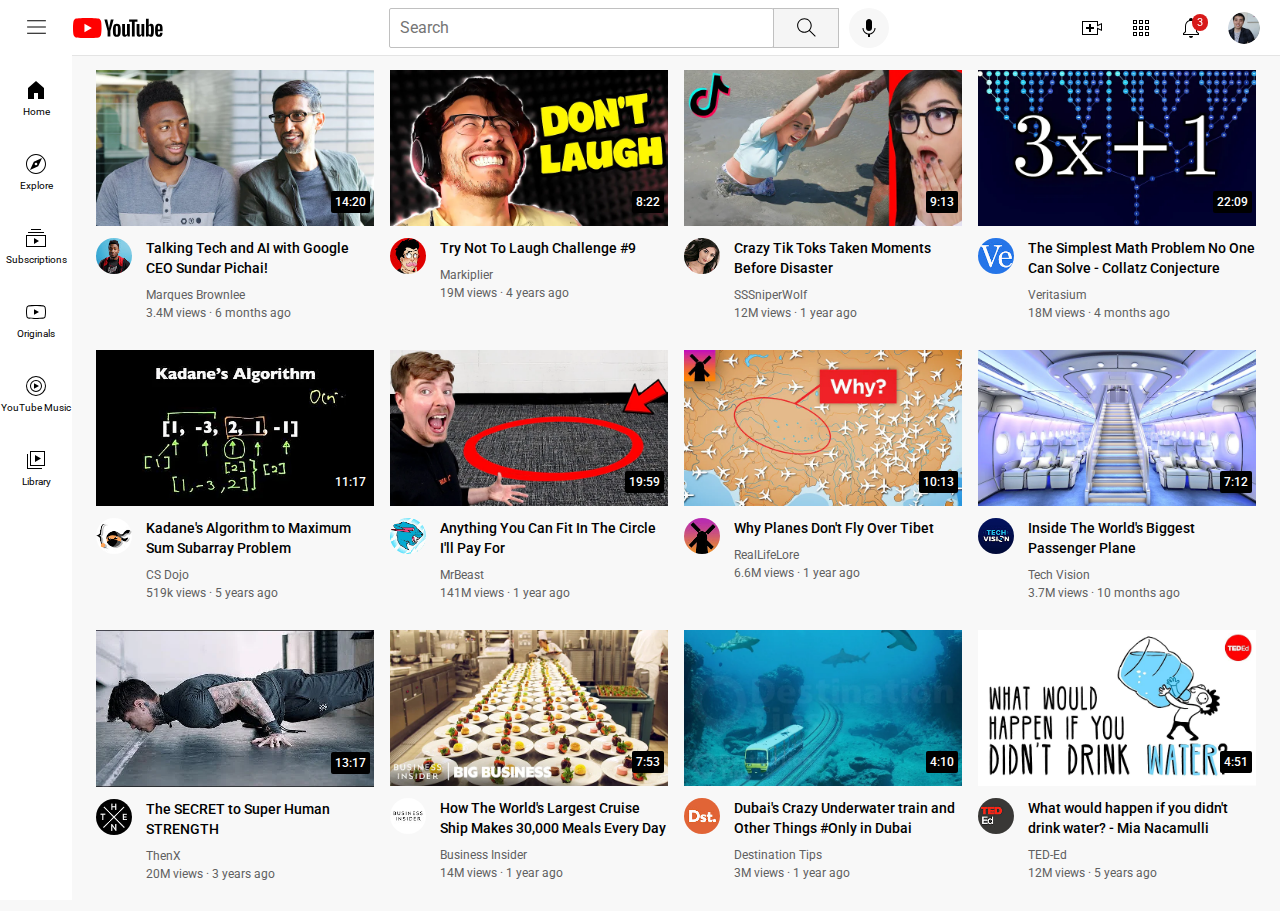
<file: index.html>
<!DOCTYPE html>
<html>
    <head>
        <title>YouTube.com</title>
        <link rel="preconnect" href="https://fonts.googleapis.com">
        <link rel="preconnect" href="https://fonts.gstatic.com" crossorigin>
        <link href="https://fonts.googleapis.com/css2?family=Roboto:ital,wght@0,100;0,300;0,400;0,500;0,700;0,900;1,100;1,300;1,400;1,500;1,700;1,900&display=swap" rel="stylesheet">
       
        <link rel="stylesheet" href="styles/general.css">
        <link rel="stylesheet" href="styles/header.css">
        <link rel="stylesheet" href="styles/video.css">
        <link rel="stylesheet" href="styles/sidebar.css">

        
    </head>

    <body>
        <div class="header">
            <div class="left-section">
                <img class="hamburger-menu" src="headerpic/hamburger-menu.svg">
                <img class="youtube-logo" src="headerpic/youtube-logo.svg">
            </div>
            <div class="middle-section">
                <input class="search-bar" type="text" placeholder="Search">
                <button class="search-button">
                    <img class="search-icon" src="headerpic/search.svg">
                    <div class="tooltip">Search</div>
                </button>
                <button class="voice-search-button">
                    <img class="voice-search-icon" src="headerpic/voice-search-icon.svg">
                    <div class="tooltip">Search with your voice</div>
                </button>
            </div>
            <div class="right-section">
                <div class="upload-icon-container">
                    <img class="upload-icon" src="headerpic/upload.svg">
                    <div class="tooltip">Create</div>
                </div>
                <div class="youtube-apps-icon-container">
                    <img class="youtube-apps-icon" src="headerpic/youtube-apps.svg">
                    <div class="tooltip">YouTube apps</div>
                </div>

                
                <div class="notifications-icon-container">
                    <div class="notifications-icon-container2">
                        <img class="notifications-icon" src="headerpic/notifications.svg">
                        <div class="tooltip">Notifications</div>
                    </div>
                    
                    <div class="notifications-count">3</div>
                </div>
                
                <img class="user-pic" src="headerpic/my-channel.jpeg">
            </div>
            
        </div>
        <div class="sidebar">
            <div class="sidebar-link">
                <img src="sidepic/home.svg">
                <div>Home</div>
            </div>
            <div class="sidebar-link">
                <img src="sidepic/explore.svg">
                <div>Explore</div>
            </div>
            <div class="sidebar-link">
                <img src="sidepic/subscriptions.svg">
                <div>Subscriptions</div>
            </div>
            <div class="sidebar-link">
                <img src="sidepic/originals.svg">
                <div>Originals</div>
            </div>
            <div class="sidebar-link">
                <img src="sidepic/youtube-music.svg">
                <div>YouTube Music</div>
            </div>
            <div class="sidebar-link">
                <img src="sidepic/library.svg">
                <div>Library</div>
            </div>
        </div>
        
        <div class="video-grid">
            <div class="video-preview">
                <div class="thumbnail-row">
                    <img class="thumbnail" src="images/thumbnail-1.webp">
                    <div class="video-time">14:20</div>
                </div>
                
                <div class="video-info-grid">
                    <div class="channel-picture">
                        <img class="profile-pic" src="profilepic/channel-1.jpeg">
                    </div>
                    <div class="video-info">
                        <p class="video-title">
                            Talking Tech and AI with Google CEO Sundar Pichai!
                        </p>
                
                        <p class="video-author">
                            Marques Brownlee
                        </p>
                
                        <p class="video-stats">
                            3.4M views  &#183; 6 months ago
                        </p>
                    </div>
                    
                    
                </div>
    
                
    
            </div>
    
            <div class="video-preview">
                <div class="thumbnail-row">
                    <img class="thumbnail" src="images/thumbnail-2.webp">
                    <div class="video-time">8:22</div>
                </div>
                <div class="video-info-grid">
                    <div class="channel-picture">
                        <img class="profile-pic" src="profilepic/channel-2.jpeg">
                    </div>
                    <div class="video-info">
                        <p class="video-title">
                            Try Not To Laugh Challenge #9
                        </p>
                
                        <p class="video-author">
                            Markiplier
                        </p>
                
                        <p class="video-stats">
                            19M views  &#183; 4 years ago
                        </p>
                    </div>
                    
                    
                </div>
     
    
            </div> 
            <div class="video-preview">
                <div class="thumbnail-row">
                    <img class="thumbnail" src="images/thumbnail-3.webp">
                    <div class="video-time">9:13</div>
                </div>
                <div class="video-info-grid">
                    <div class="channel-picture">
                        <img class="profile-pic" src="profilepic/channel-3.jpeg">
                    </div>
                    <div class="video-info">
                        <p class="video-title">
                            Crazy Tik Toks Taken Moments Before Disaster
                        </p>
                
                        <p class="video-author">
                            SSSniperWolf
                        </p>
                
                        <p class="video-stats">
                            12M views  &#183; 1 year ago
                        </p>
                    </div>
                    
                    
                </div>
    
                
    
            </div>
    
            <div class="video-preview">
                <div class="thumbnail-row">
                    <img class="thumbnail" src="images/thumbnail-4.webp">
                    <div class="video-time">22:09</div>
                </div>
                <div class="video-info-grid">
                    <div class="channel-picture">
                        <img class="profile-pic" src="profilepic/channel-4.jpeg">
                    </div>
                    <div class="video-info">
                        <p class="video-title">
                            The Simplest Math Problem No One Can Solve - Collatz Conjecture
                        </p>
                
                        <p class="video-author">
                            Veritasium
                        </p>
                
                        <p class="video-stats">
                            18M views  &#183; 4 months ago
                        </p>
                    </div>
                    
                    
                </div>
     
    
            </div> 
        </div>
        <div class="video-grid">
            <div class="video-preview">
                <div class="thumbnail-row">
                    <img class="thumbnail" src="images/thumbnail-5.webp">
                    <div class="video-time">11:17</div>
                </div>
                <div class="video-info-grid">
                    <div class="channel-picture">
                        <img class="profile-pic" src="profilepic/channel-5.jpeg">
                    </div>
                    <div class="video-info">
                        <p class="video-title">
                            Kadane's Algorithm to Maximum Sum Subarray Problem
                        </p>
                
                        <p class="video-author">
                            CS Dojo
                        </p>
                
                        <p class="video-stats">
                            519k views  &#183; 5 years ago
                        </p>
                    </div>
                    
                    
                </div>
    
                
    
            </div>
    
            <div class="video-preview">
                <div class="thumbnail-row">
                    <img class="thumbnail" src="images/thumbnail-6.webp">
                    <div class="video-time">19:59</div>
                </div>
                <div class="video-info-grid">
                    <div class="channel-picture">
                        <img class="profile-pic" src="profilepic/channel-6.jpeg">
                    </div>
                    <div class="video-info">
                        <p class="video-title">
                            Anything You Can Fit In The Circle I'll Pay For
                        </p>
                
                        <p class="video-author">
                            MrBeast
                        </p>
                
                        <p class="video-stats">
                            141M views  &#183; 1 year ago
                        </p>
                    </div>
                    
                    
                </div>
     
    
            </div> 
            <div class="video-preview">
                <div class="thumbnail-row">
                    <img class="thumbnail" src="images/thumbnail-7.webp">
                    <div class="video-time">10:13</div>
                </div>
                <div class="video-info-grid">
                    <div class="channel-picture">
                        <img class="profile-pic" src="profilepic/channel-7.jpeg">
                    </div>
                    <div class="video-info">
                        <p class="video-title">
                            Why Planes Don't Fly Over Tibet
                        </p>
                
                        <p class="video-author">
                            RealLifeLore
                        </p>
                
                        <p class="video-stats">
                            6.6M views  &#183; 1 year ago
                        </p>
                    </div>
                    
                    
                </div>
    
                
    
            </div>
    
            <div class="video-preview">
                <div class="thumbnail-row">
                    <img class="thumbnail" src="images/thumbnail-8.webp">
                    <div class="video-time">7:12</div>
                </div>
                <div class="video-info-grid">
                    <div class="channel-picture">
                        <img class="profile-pic" src="profilepic/channel-8.jpeg">
                    </div>
                    <div class="video-info">
                        <p class="video-title">
                            Inside The World's Biggest Passenger Plane
                        </p>
                
                        <p class="video-author">
                            Tech Vision
                        </p>
                
                        <p class="video-stats">
                            3.7M views  &#183; 10 months ago
                        </p>
                    </div>
                    
                    
                </div>
     
    
            </div> 
        </div>

        <div class="video-grid">
            <div class="video-preview">
                <div class="thumbnail-row">
                    <img class="thumbnail" src="images/thumbnail-9.webp">
                    <div class="video-time">13:17</div>
                </div>
                <div class="video-info-grid">
                    <div class="channel-picture">
                        <img class="profile-pic" src="profilepic/channel-9.jpeg">
                    </div>
                    <div class="video-info">
                        <p class="video-title">
                            The SECRET to Super Human STRENGTH
                        </p>
                
                        <p class="video-author">
                            ThenX
                        </p>
                
                        <p class="video-stats">
                            20M views  &#183; 3 years ago
                        </p>
                    </div>
                    
                    
                </div>
    
                
    
            </div>
    
            <div class="video-preview">
                <div class="thumbnail-row">
                    <img class="thumbnail" src="images/thumbnail-10.webp">
                    <div class="video-time">7:53</div>
                </div>
                <div class="video-info-grid">
                    <div class="channel-picture">
                        <img class="profile-pic" src="profilepic/channel-10.jpeg">
                    </div>
                    <div class="video-info">
                        <p class="video-title">
                            How The World's Largest Cruise Ship Makes 30,000 Meals Every Day
                        </p>
                
                        <p class="video-author">
                            Business Insider
                        </p>
                
                        <p class="video-stats">
                            14M views  &#183; 1 year ago
                        </p>
                    </div>
                    
                    
                </div>
     
    
            </div> 
            <div class="video-preview">
                <div class="thumbnail-row">
                    <img class="thumbnail" src="images/thumbnail-11.webp">
                    <div class="video-time">4:10</div>
                </div>
                <div class="video-info-grid">
                    <div class="channel-picture">
                        <img class="profile-pic" src="profilepic/channel-11.jpeg">
                    </div>
                    <div class="video-info">
                        <p class="video-title">
                            Dubai's Crazy Underwater train and Other Things #Only in Dubai
                        </p>
                
                        <p class="video-author">
                            Destination Tips
                        </p>
                
                        <p class="video-stats">
                            3M views  &#183; 1 year ago
                        </p>
                    </div>
                    
                    
                </div>
    
                
    
            </div>
    
            <div class="video-preview">
                <div class="thumbnail-row">
                    <img class="thumbnail" src="images/thumbnail-12.webp">
                    <div class="video-time">4:51</div>
                </div>
                <div class="video-info-grid">
                    <div class="channel-picture">
                        <img class="profile-pic" src="profilepic/channel-12.jpeg">
                    </div>
                    <div class="video-info">
                        <p class="video-title">
                            What would happen if you didn't drink water? - Mia Nacamulli
                        </p>
                
                        <p class="video-author">
                            TED-Ed
                        </p>
                
                        <p class="video-stats">
                            12M views  &#183; 5 years ago
                        </p>
                    </div>
                    
                    
                </div>
     
    
            </div> 
        </div>
        
        
        
    </body>
</html>
</file>
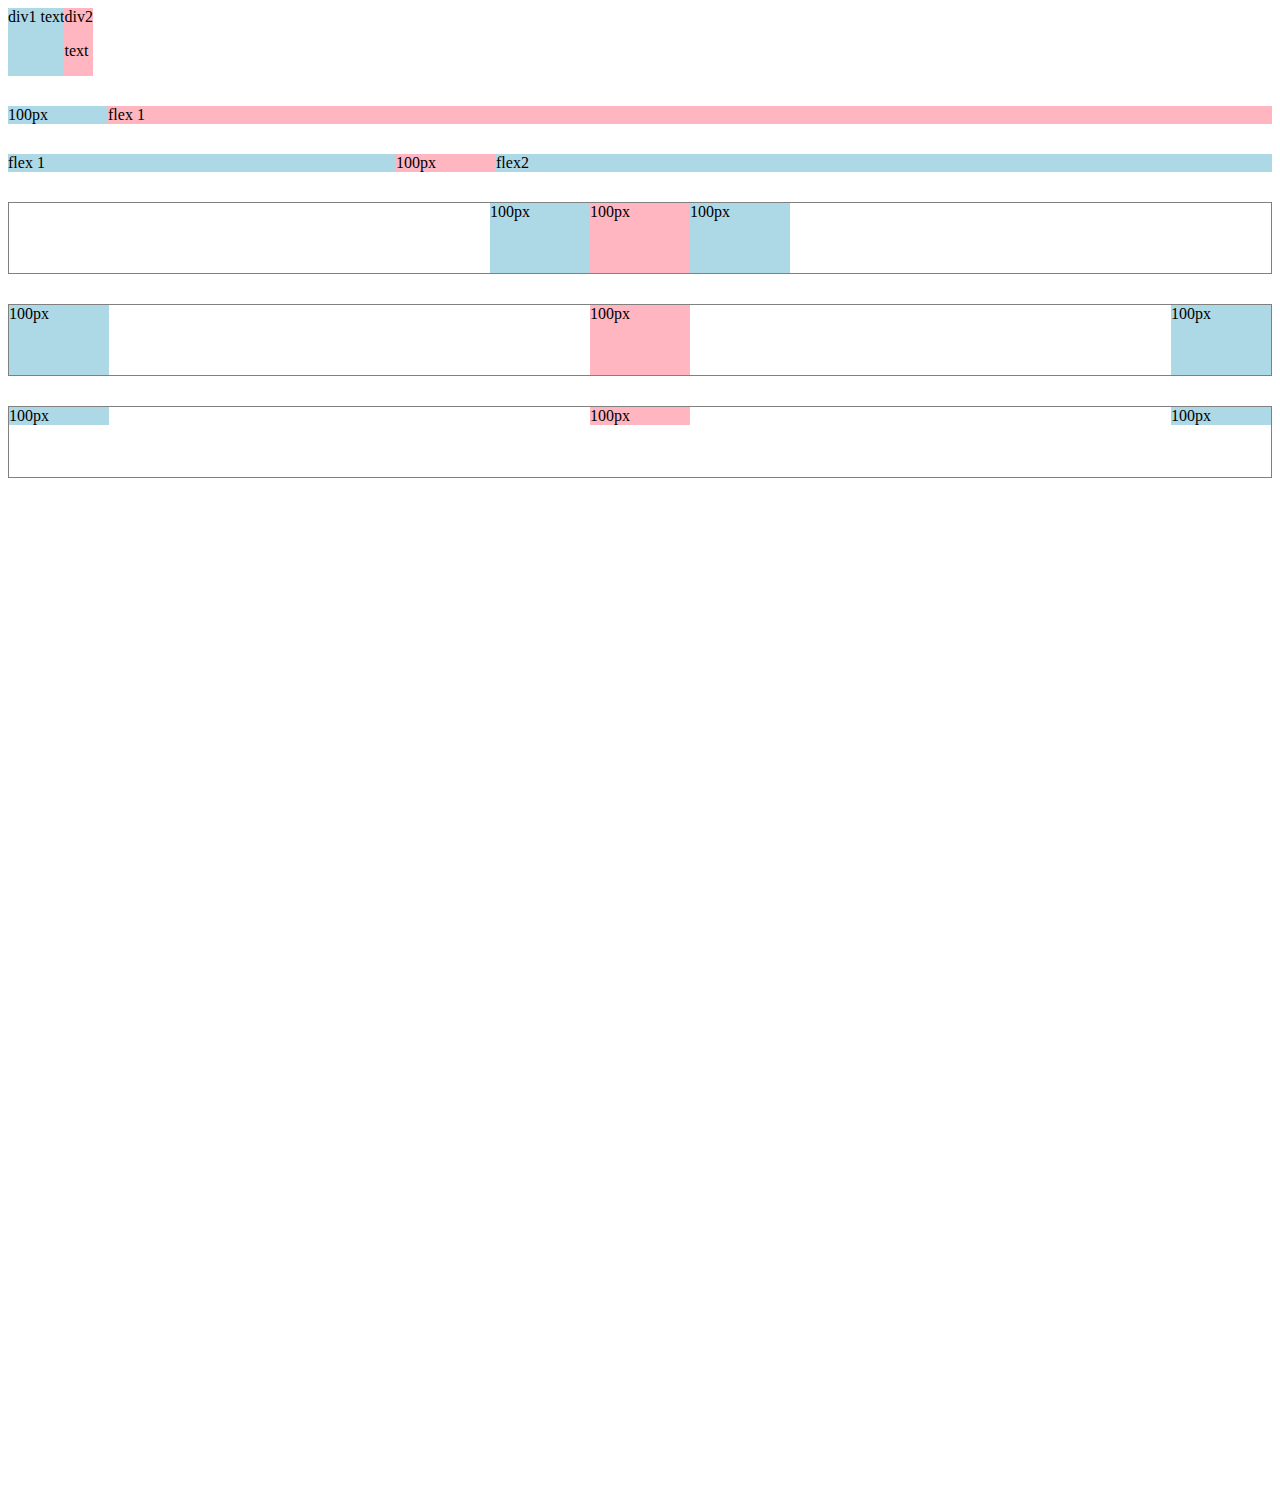
<file: flexbox.html>
<!DOCTYPE html>
<html>
    <head>
        <title>Flexbox Practice</title>
    </head>
    <body style="padding-bottom: 1000px;">
        <div style="
            display:flex;
            flex-direction:row;">
            <div style="background-color: lightblue;">div1 text</div>
            <div style="background-color: lightpink;">div2 <p>text</p></div>
        </div>
        <div style="
            margin-top: 30px;
            display:flex;
            flex-direction:row;">
            <div style="
                background-color: lightblue;
                width:100px;
            ">  100px
            </div>
            <div style="
                flex:1;
                background-color: lightpink
            ;">
                flex 1 
            </div>
        </div>
        <div style="
            margin-top: 30px;
            display:flex;
            flex-direction:row;">
            <div style="
                flex:1;
                background-color: lightblue
            ;"> flex 1 
            </div>
            <div style="
                background-color: lightpink;
                width:100px;
            ">  100px
            </div>
            
            <div style="
                background-color: lightblue;
                flex:2;
            ">  flex2
            </div>
        </div>
        <div style="
            margin-top: 30px;
            height:70px;
            border-width: 1px;
            border-style: solid;
            border-color: grey;
            justify-content: center;
            display:flex;
            flex-direction:row;">
            <div style="
                width:100px;
                background-color: lightblue
            ;"> 100px
            </div>
            <div style="
                background-color: lightpink;
                width:100px;
            ">  100px
            </div>
            
            <div style="
                background-color: lightblue;
                width:100px;
            ">  100px
            </div>
        </div>

        <div style="
            margin-top: 30px;
            height:70px;
            border-width: 1px;
            border-style: solid;
            border-color: grey;
            justify-content: space-between;
            display:flex;
            flex-direction:row;">
            <div style="
                width:100px;
                background-color: lightblue
            ;"> 100px
            </div>
            <div style="
                background-color: lightpink;
                width:100px;
            ">  100px
            </div>
            
            <div style="
                background-color: lightblue;
                width:100px;
            ">  100px
            </div>
            
        </div>
        
        <div style="
            margin-top: 30px;
            height:70px;
            border-width: 1px;
            border-style: solid;
            border-color: grey;
            justify-content: space-between;
            align-items: start;
            display:flex;
            flex-direction:row;">
            <div style="
                width:100px;
                background-color: lightblue
            ;"> 100px
            </div>
            <div style="
                background-color: lightpink;
                width:100px;
            ">  100px
            </div>
            
            <div style="
                background-color: lightblue;
                width:100px;
            ">  100px
            </div>
        </div>
    </body>
</html>
</file>
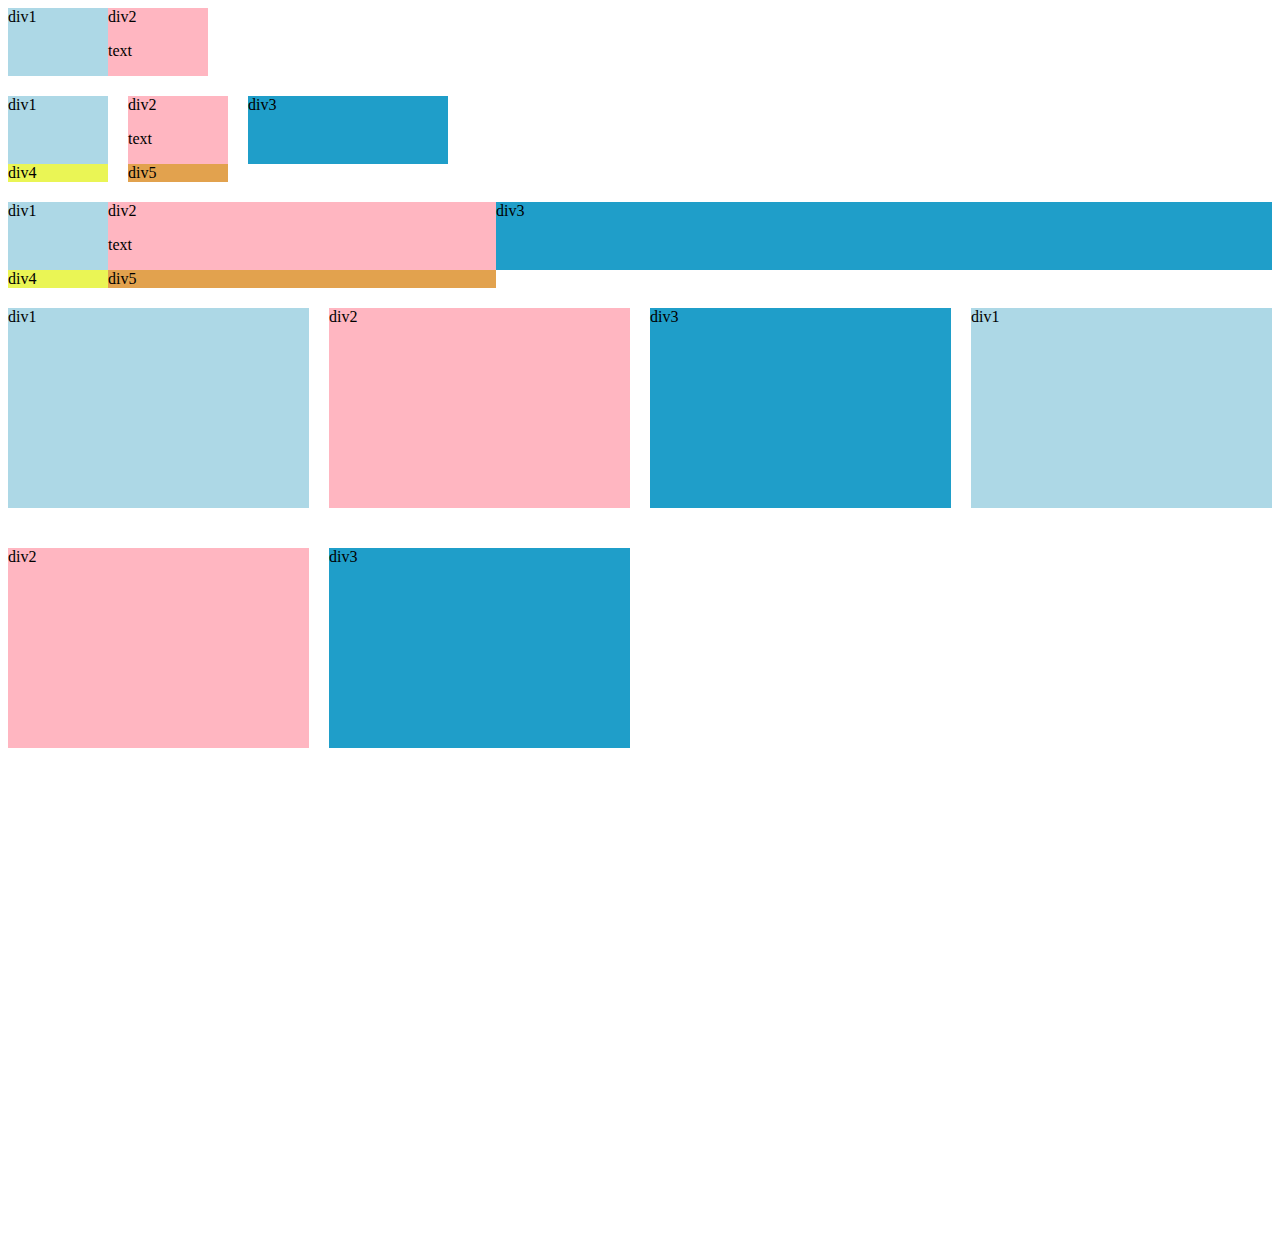
<file: grid.html>
<!DOCTYPE html>
<html>
    <head>
        <title>Grid practice</title>
    </head>

    <body style="padding-bottom: 500px;">
        <div style="
            display:grid;
            grid-template-columns: 100px 100px ;">
            <div style="background-color: lightblue;">div1 </div>

            <div style="background-color: lightpink;">div2 <p>text</p></div>

            
        </div>

        <div style="
            margin-top:20px;
            display:grid;
            column-gap: 20px;
            grid-template-columns: 100px 100px 200px ;">
            <div style="background-color: lightblue;">div1</div>

            <div style="background-color: lightpink;">div2 <p>text</p></div>

            <div style="background-color: rgb(31, 158, 201);">div3</div>

            <div style="background-color: rgb(234, 245, 85);">div4</div>

            <div style="background-color: rgb(226, 162, 78);">div5</div>
            
        </div>

        <div style="
            margin-top:20px;
            display:grid;
            grid-template-columns: 100px 1fr 2fr ;">
            <div style="background-color: lightblue;">div1</div>

            <div style="background-color: lightpink;">div2 <p>text</p></div>

            <div style="background-color: rgb(31, 158, 201);">div3</div>

            <div style="background-color: rgb(234, 245, 85);">div4</div>

            <div style="background-color: rgb(226, 162, 78);">div5</div>
            
        </div>

        <div style="
            margin-top:20px;
            display:grid;
            column-gap: 20px;
            row-gap:40px;
            grid-template-columns: 1fr 1fr 1fr 1fr;">
            <div style="background-color: lightblue; height:200px">div1</div>

            <div style="background-color: lightpink; height:200px">div2 </div>

            <div style="background-color: rgb(31, 158, 201); height:200px">div3</div>

            <div style="background-color: lightblue; height:200px">div1</div>

            <div style="background-color: lightpink; height:200px">div2 </div>

            <div style="background-color: rgb(31, 158, 201); height:200px">div3</div>
            
            
        </div>

    </body>
</html>
</file>
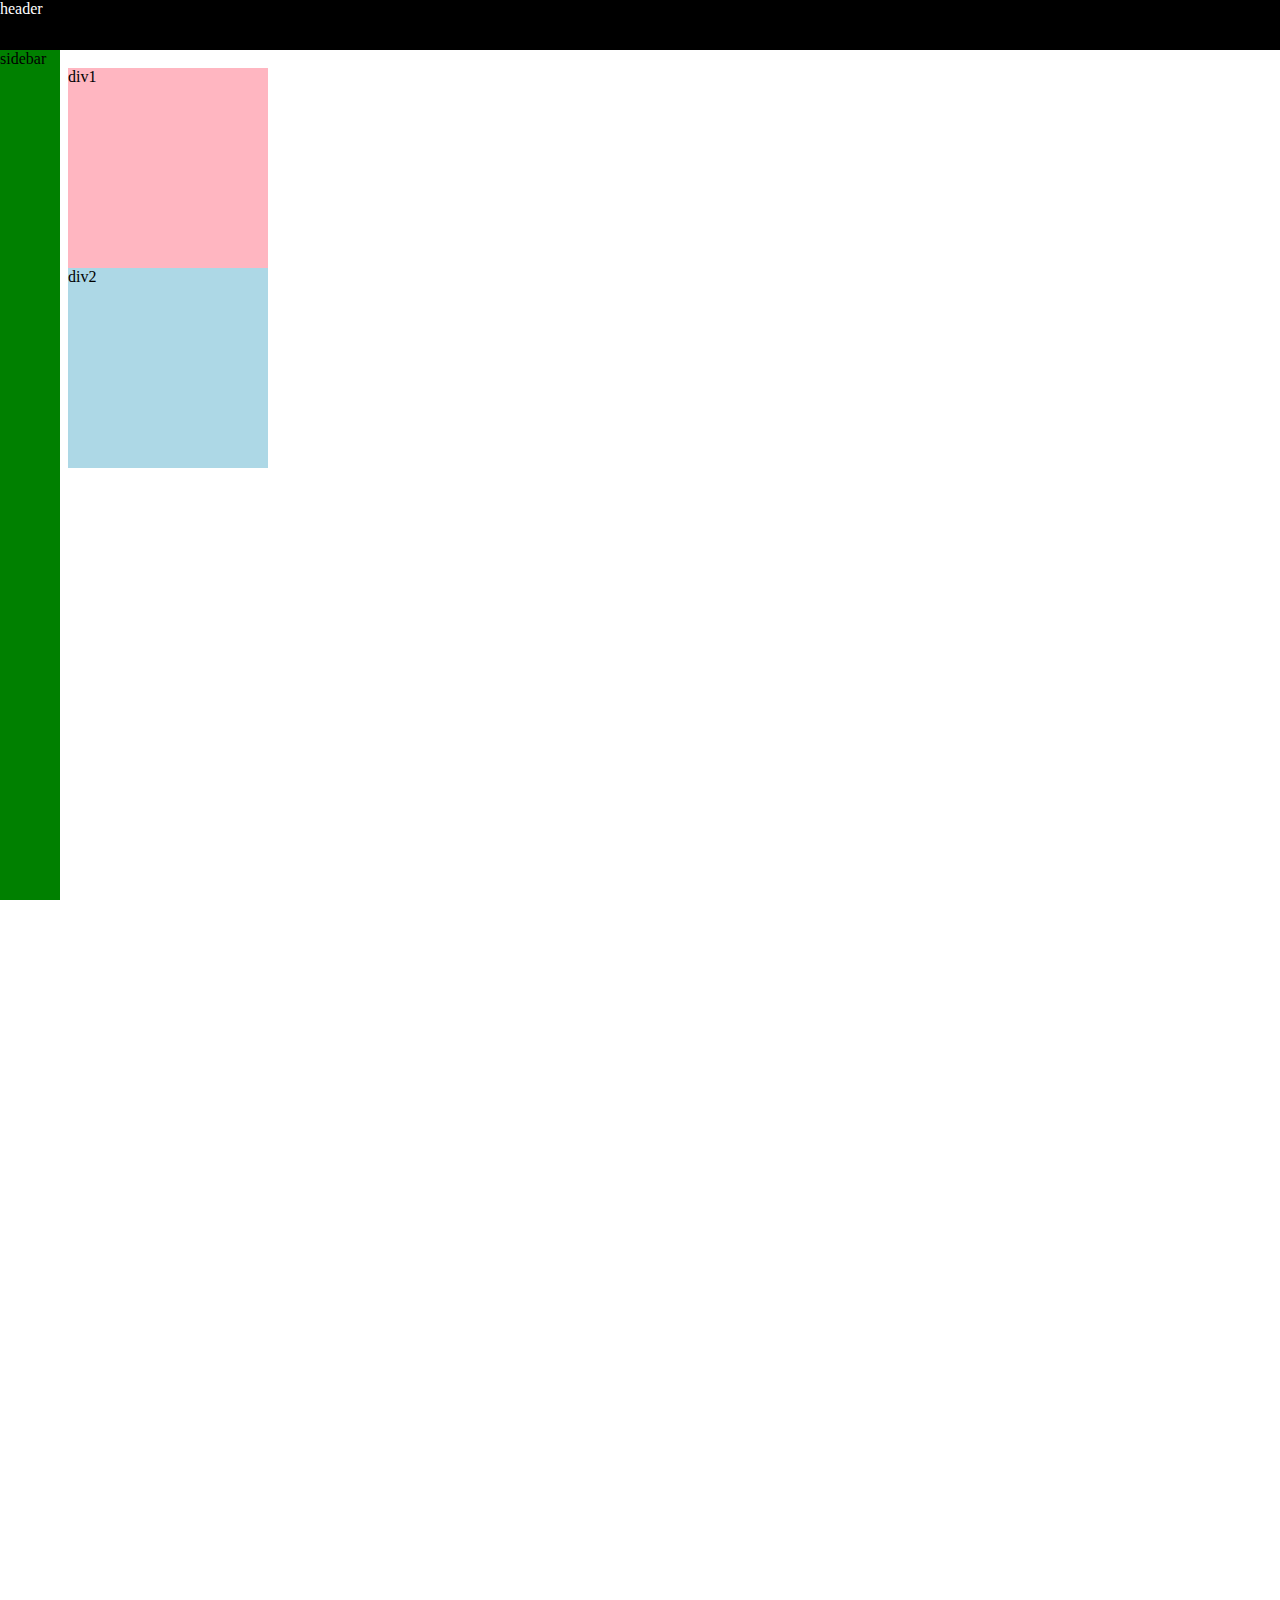
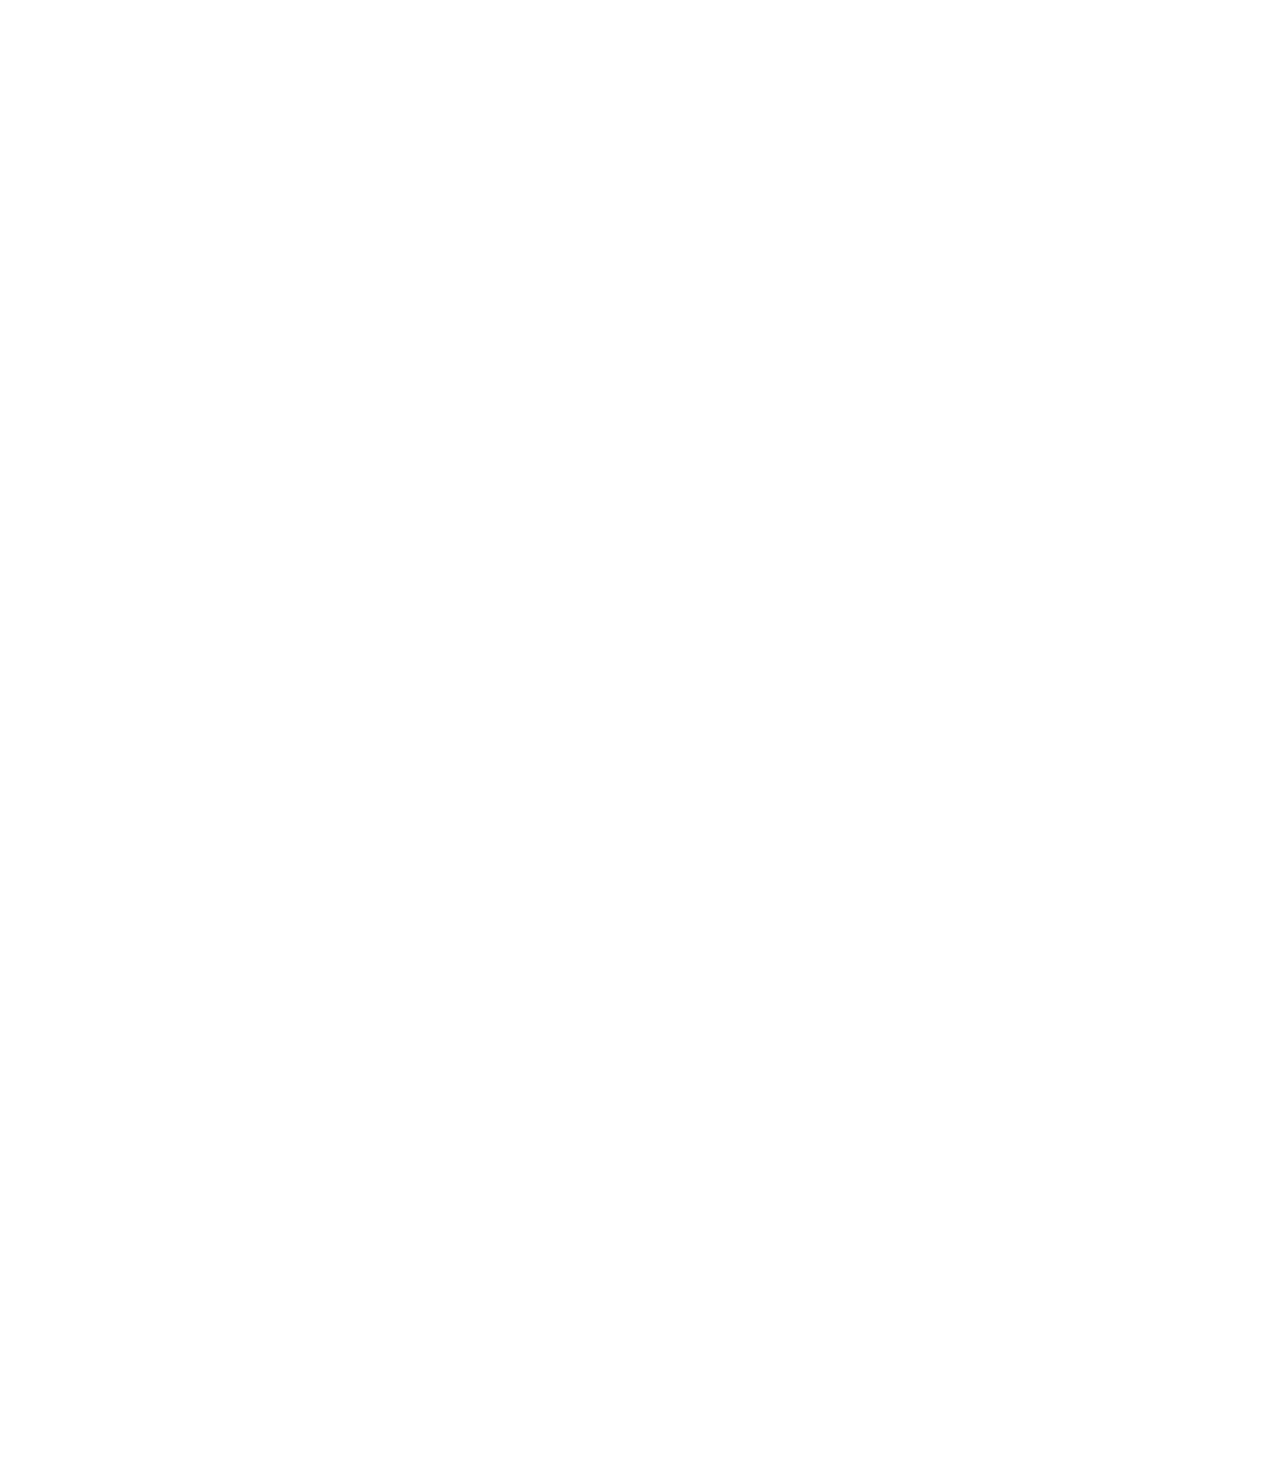
<file: position.html>
<!DOCTYPE html>
<html>
    <head>
        <title>position practice</title>
    </head>
    <body style="height:3000px;
    padding-top:60px;
    padding-left:60px;">
        <div style="background-color: black;
        color:white;
        position:fixed;
        top:0px;
        left:0px;
        right:0px;
        height:50px;
        z-index:1;
        
        ">
            header

        </div>
        <div style="
        background-color: green;
        width:60px;
        position:fixed;
        left:0;
        top:50px;
        bottom:0;
        ">
            sidebar
        </div>
        <div style="
        position:absolute;
        background-color: red;
        left:10px;
        top:10px;">
           absolute
        </div>
        <div style="
            background-color: lightpink;
            height:200px;
            width:200px;
            
            "> div1
        </div>
        <div style="
        background-color: lightblue;
        height:200px;
        width:200px;
        ">
            div2
        </div>
    </body>
</html>
</file>
<file: styles/general.css>
p{
    font-family:Roboto,Arial;
    margin-top:0px;
    margin-bottom: 0px;
}

body{
    margin:0;
    padding-top: 70px;
    padding-left: 96px;
    padding-right: 24px;
    background-color: rgb(248,248,248);
}
</file>
<file: styles/header.css>
.header{
    height:55px;
    display:flex;
    flex-direction: row;
    justify-content: space-between;
    position:fixed;
    top:0;
    left:0;
    right:0;
    background-color: white;
    border-bottom-width: 1px;
    border-bottom-style: solid;
    border-bottom-color:rgb(228,228,228);
    z-index: 100;
}

.left-section{
    
    display: flex;
    align-items: center;
}

.middle-section{
    flex:1;
    
    margin-left: 70px;
    margin-right: 35px;
    max-width: 500px;
    display:flex;
    align-items: center;
}

.right-section{
    width:180px;
    margin-right: 20px;
    display:flex;
    align-items: center;
    justify-content: space-between;
    flex-shrink: 0;
}

.hamburger-menu{
    height:25px;
    margin-left: 24px;
    margin-right: 24px;
}
.youtube-logo{
    height:20px;
}
.search-button{
    height: 40px;
    width: 66px;
    background-color: rgb(245, 245, 245);
    border-width:1px;
    border-style: solid;
    border-color: rgb(192,192,192);
    margin-left: -1px;
    margin-right: 10px;
    
}
.search-button,
.voice-search-button,
.upload-icon-container,
.youtube-apps-icon-container,
.notifications-icon-container2{
    display: flex;
    justify-content: center;
    position:relative;
    align-items: center;
}
.search-button .tooltip,
.voice-search-button .tooltip,
.upload-icon-container .tooltip,
.youtube-apps-icon-container .tooltip,
.notifications-icon-container2 .tooltip{
    font-family:Roboto,Arial;
    position:absolute;
    background-color: grey;
    color: white;
    padding-bottom:4px;
    padding-top:4px;
    padding-left:8px;
    padding-right:8px;
    border-radius:2px;
    font-size: 12px;
    bottom:-30px;
    opacity:0;
    transition:opacity 0.15s;
    pointer-events: none;
    white-space:nowrap;
}
.search-button:hover .tooltip,
.voice-search-button:hover .tooltip,
.upload-icon-container:hover .tooltip,
.youtube-apps-icon-container:hover .tooltip,
.notifications-icon-container2:hover .tooltip{
    opacity:1;
}

.voice-search-button{
    height: 40px;
    width: 40px;
    border-radius: 20px;
    border:none;
    background-color: rgb(247, 247, 247);
}
.search-bar{
    flex:1;
    height: 36px;
    width:0;
    min-width:0;
    padding-left: 10px;
    font-size: 16px;
    border-width:1px;
    border-style: solid;
    border-color: rgb(192,192,192);
    border-radius: 2px;
    box-shadow: inset 1px 2px 3px rgba(0 0 0 0.05);
}

.search-bar::placeholder{
    font-family: Roboto,arial;
    font-size: 16px;

}
.search-icon{
    height:25px;
    
}
.voice-search-icon{
    height: 24px;
    
}
.upload-icon{
    height: 24px;
}
.youtube-apps-icon{
    height: 24px;
}
.notifications-icon{
    height: 24px;
}
.user-pic{
    height: 32px;
    border-radius: 16px;
}
.notifications-icon-container{
    position:relative;
}
.notifications-count{
    background-color: rgb(216, 26, 26);
    color:white;
    font-family: Roboto,Arial;
    font-size: 11px;
    padding-left: 5px;
    padding-right: 5px;
    padding-top: 2px;
    padding-bottom: 2px;
    border-radius: 10px;
    position:absolute;
    top:-2px;
    right:-5px;
}
</file>
<file: styles/video.css>
.video-title{
    margin-top:0px;
    
    font-size: 14px;
    font-weight:500;
    line-height: 20px;
    margin-bottom: 10px;
}

.thumbnail{
    width:100%;
    margin-bottom:8px;
}

.profile-pic{
    width:36px;
    border-radius:50px;
    display:inline-block;

}
.video-stats,
.video-author{
    font-size: 12px;
    color: rgb(96,96,96);
    
}
.video-author{
    margin-bottom: 4px;
}
.video-info-grid{
    display:grid;
    grid-template-columns: 50px 1fr;
    margin-bottom: 30px;
}
.video-grid{
    display:grid;
    grid-template-columns: 1fr 1fr 1fr 1fr;
    column-gap: 16px;
    row-gap:40px;
}
.video-time{
    background-color: black;
    font-family:Roboto,Arial;
    font-size:12px;
    font-weight:500;
    padding-top: 4px;
    padding-bottom: 4px;
    padding-left: 4px;
    padding-right: 4px;
    border-radius: 2px;
    color: white;
    position:absolute;
    bottom:25px;
    right:4px;
}
.thumbnail-row{
    position:relative;
}
</file>
<file: styles/sidebar.css>
.sidebar{
    position:fixed;
    left:0;
    bottom:0;
    top:55px;
    background-color: white;
    width:72px;
    z-index: 200;
    padding-top:5px;
}
.sidebar-link{
    height:74px;
    display:flex;
    justify-content: center;
    align-items: center;
    flex-direction: column;
    cursor: pointer;
}
.sidebar-link:hover{
    background-color: rgb(238, 238, 238);
}

.sidebar-link img{
    height:24px;
    margin-bottom:4px;
}
.sidebar-link div{
    font-family: Roboto,Arial;
    font-size:10px;

}
</file>
